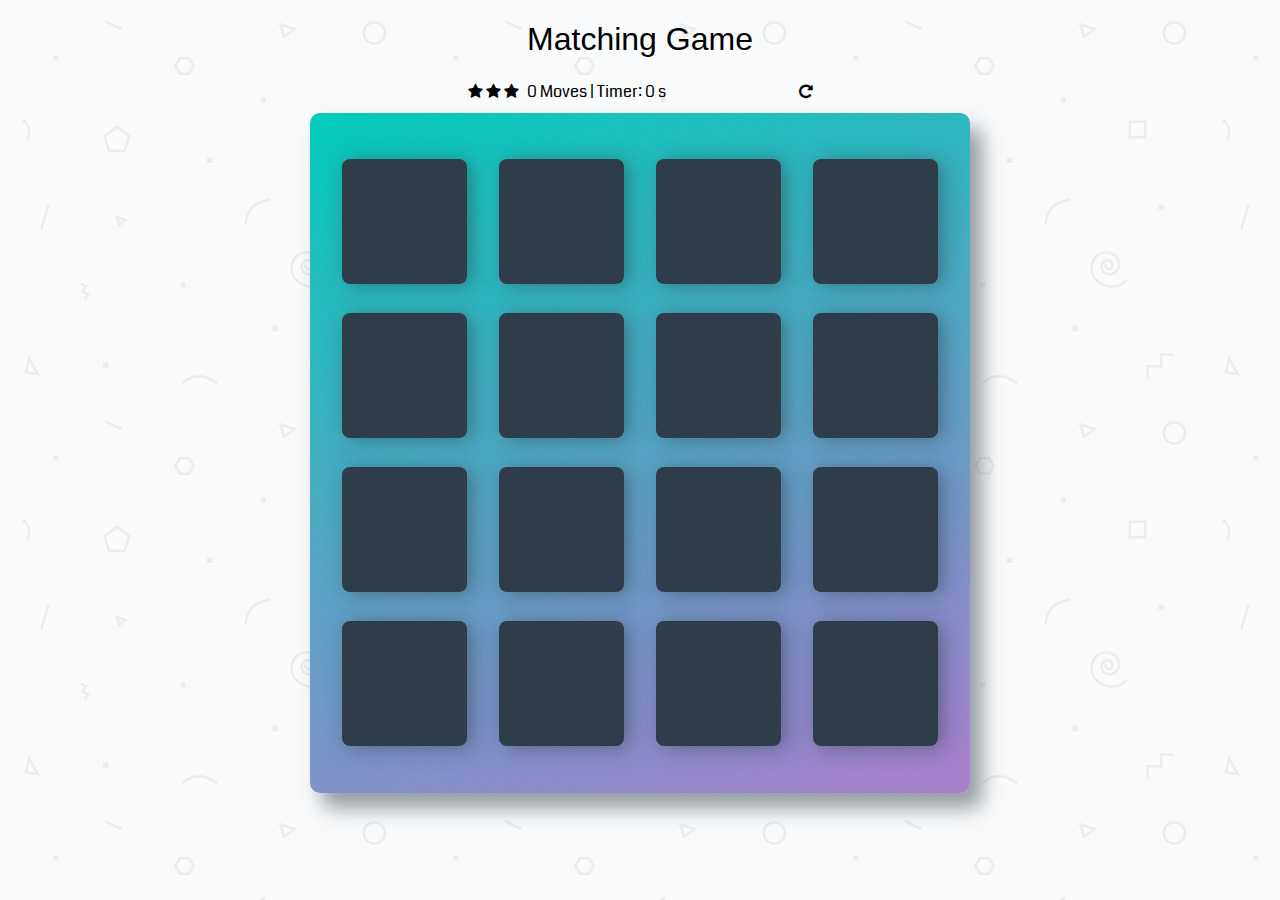
<file: index.html>
<!DOCTYPE html>
<html lang="en">
  <head>
    <meta charset="utf-8" />
    <title>Matching Game</title>
    <meta name="description" content="" />
    <link
      rel="stylesheet prefetch"
      href="https://maxcdn.bootstrapcdn.com/font-awesome/4.6.1/css/font-awesome.min.css"
    />
    <link
      rel="stylesheet prefetch"
      href="https://fonts.googleapis.com/css?family=Coda"
    />
    <link rel="stylesheet" href="css/app.css" />
  </head>
  <body>
    <div class="container">
      <header>
        <h1>Matching Game</h1>
      </header>

      <section class="score-panel">
        <ul class="stars">
          <li><i class="fa fa-star"></i></li>
          <li><i class="fa fa-star"></i></li>
          <li><i class="fa fa-star"></i></li>
        </ul>

        <span class="moves">0</span> Moves | Timer:
        <span class="timer">0 s</span>
        <div class="restart">
          <i class="fa fa-repeat"></i>
        </div>
      </section>

      <ul class="deck">
        <li class="card">
          <i class="fa fa-diamond"></i>
        </li>
        <li class="card">
          <i class="fa fa-paper-plane-o"></i>
        </li>
        <li class="card">
          <i class="fa fa-anchor"></i>
        </li>
        <li class="card">
          <i class="fa fa-bolt"></i>
        </li>
        <li class="card">
          <i class="fa fa-cube"></i>
        </li>
        <li class="card">
          <i class="fa fa-anchor"></i>
        </li>
        <li class="card">
          <i class="fa fa-leaf"></i>
        </li>
        <li class="card">
          <i class="fa fa-bicycle"></i>
        </li>
        <li class="card">
          <i class="fa fa-diamond"></i>
        </li>
        <li class="card">
          <i class="fa fa-bomb"></i>
        </li>
        <li class="card">
          <i class="fa fa-leaf"></i>
        </li>
        <li class="card">
          <i class="fa fa-bomb"></i>
        </li>
        <li class="card">
          <i class="fa fa-bolt"></i>
        </li>
        <li class="card">
          <i class="fa fa-bicycle"></i>
        </li>
        <li class="card">
          <i class="fa fa-paper-plane-o"></i>
        </li>
        <li class="card">
          <i class="fa fa-cube"></i>
        </li>
      </ul>

      <div id="myModal" class="modal"></div>
    </div>

    <script src="js/app.js"></script>
  </body>
</html>
</file>
<file: css/app.css>
html {
  box-sizing: border-box;
}

*,
*::before,
*::after {
  box-sizing: inherit;
}

html,
body {
  width: 100%;
  height: 100%;
  margin: 0;
  padding: 0;
}

body {
  background: #ffffff url("../img/geometry2.png"); /* Background pattern from Subtle Patterns */
  font-family: "Coda", cursive;
}

.container {
  display: flex;
  justify-content: center;
  align-items: center;
  flex-direction: column;
}

h1 {
  font-family: "Open Sans", sans-serif;
  font-weight: 300;
}

/*
 * Styles for the deck of cards
 */

.deck {
  width: 660px;
  min-height: 680px;
  background: linear-gradient(160deg, #02ccba 0%, #aa7ecd 100%);
  padding: 32px;
  border-radius: 10px;
  box-shadow: 12px 15px 20px 0 rgba(46, 61, 73, 0.5);
  display: flex;
  flex-wrap: wrap;
  justify-content: space-between;
  align-items: center;
  margin: 0 0 3em;
}

.deck .card {
  height: 125px;
  width: 125px;
  background: #2e3d49;
  font-size: 0;
  color: #ffffff;
  border-radius: 8px;
  cursor: pointer;
  display: flex;
  justify-content: center;
  align-items: center;
  box-shadow: 5px 2px 20px 0 rgba(46, 61, 73, 0.5);
}

.deck .card.open {
  transform: rotateY(0);
  background: #02b3e4;
  cursor: default;
  animation-name: open;
  animation-duration: 0.75s;
}

@keyframes open {
  from {
    transform: perspective(400px) rotate3d(0, 1, 0, 90deg);
    animation-timing-function: ease-in;
    opacity: 0;
  }

  40% {
    transform: perspective(400px) rotate3d(0, 1, 0, -20deg);
    animation-timing-function: ease-in;
  }

  60% {
    transform: perspective(400px) rotate3d(0, 1, 0, 10deg);
    opacity: 1;
  }

  80% {
    transform: perspective(400px) rotate3d(0, 1, 0, -5deg);
  }

  to {
    transform: perspective(400px);
  }
}

.deck .card.show {
  font-size: 33px;
}

.deck .card.match {
  cursor: default;
  background: #02ccba;
  font-size: 33px;
  animation-name: match;
  animation-duration: 0.3s;
}

@keyframes match {
  0%,
  100% {
    transform: scale(1, 1);
  }
  50% {
    transform: scale(1.1, 1.1);
  }
}
.deck .card.unmatch {
  transform: rotateY(0);
  background-color: #ff6600;
  font-size: 33px;
  animation-name: unmatch;
  animation-duration: 0.3s;
}

@keyframes unmatch {
  0%,
  50%,
  100% {
    transform: translateX(0);
  }
  25% {
    transform: translateX(-5px);
  }
  75% {
    transform: translateX(5px);
  }
}
/*
 * Styles for the Score Panel
 */

.score-panel {
  text-align: left;
  width: 345px;
  margin-bottom: 10px;
}

.score-panel .stars {
  margin: 0;
  padding: 0;
  display: inline-block;
  margin: 0 5px 0 0;
}

.score-panel .stars li {
  list-style: none;
  display: inline-block;
}

.score-panel .restart {
  float: right;
  cursor: pointer;
}

.modal {
  position: absolute;
  top: -99999999px;
  left: -999999999x;
  text-align: center;
}

.modal.show {
  position: fixed;
  top: 0;
  left: 0;
  width: 100%;
  height: 100%;
  background: #ffffff;
}

.modal .you-won {
  font-weight: 800;
  font-size: 25px;
}

.modal .score-panel {
  margin: 20% auto;
  text-align: center;
  font-size: 18px;
}

.modal .score-panel .restart {
  float: none;
}

.congratsPlay {
  background-color: #008cba;
  border: none;
  columns: white;
  padding: 15px 15px;
  text-align: center;
  text-decoration: none;
  display: inline-block;
  font-size: 16px;
  margin: 0;
  cursor: pointer;
  font-weight: 800;
  margin: 50px;
}

.modal .fa-repeat {
  padding-left: 15px;
  font-size: 18px;
}
</file>
